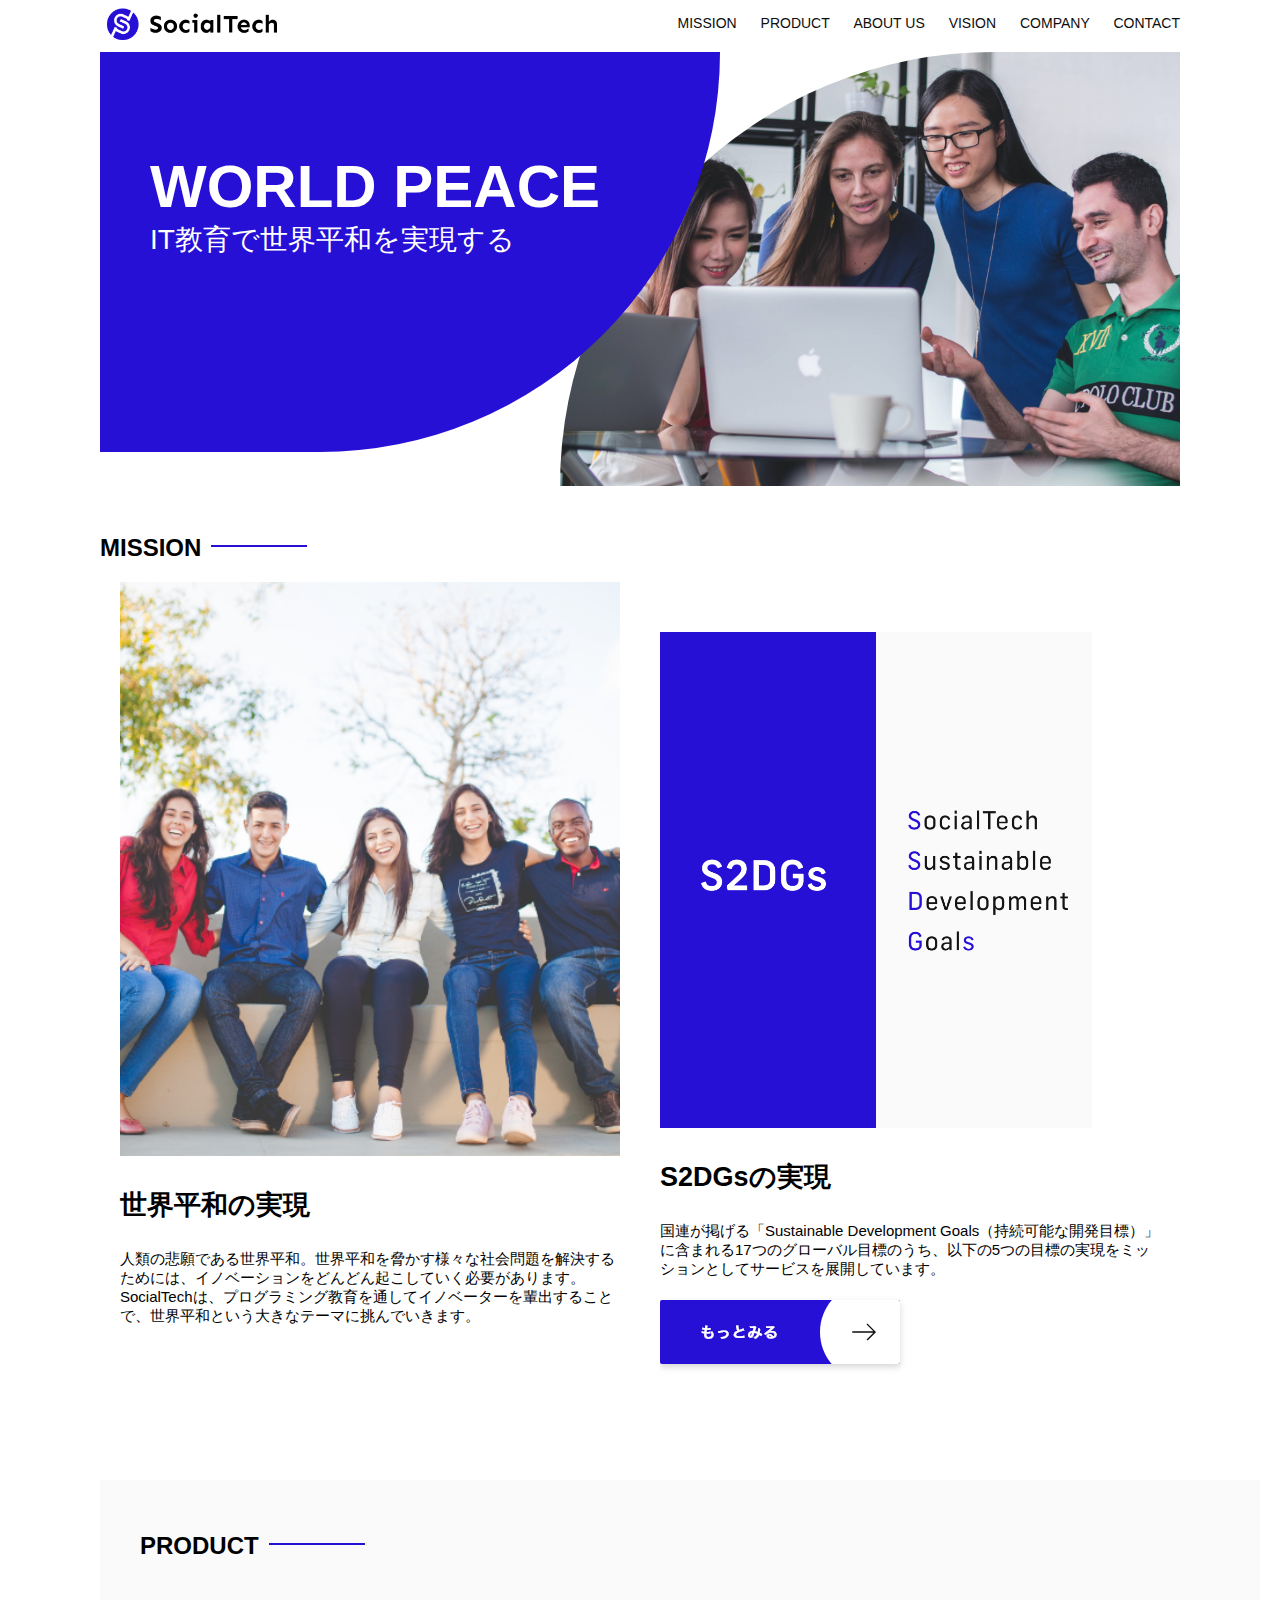
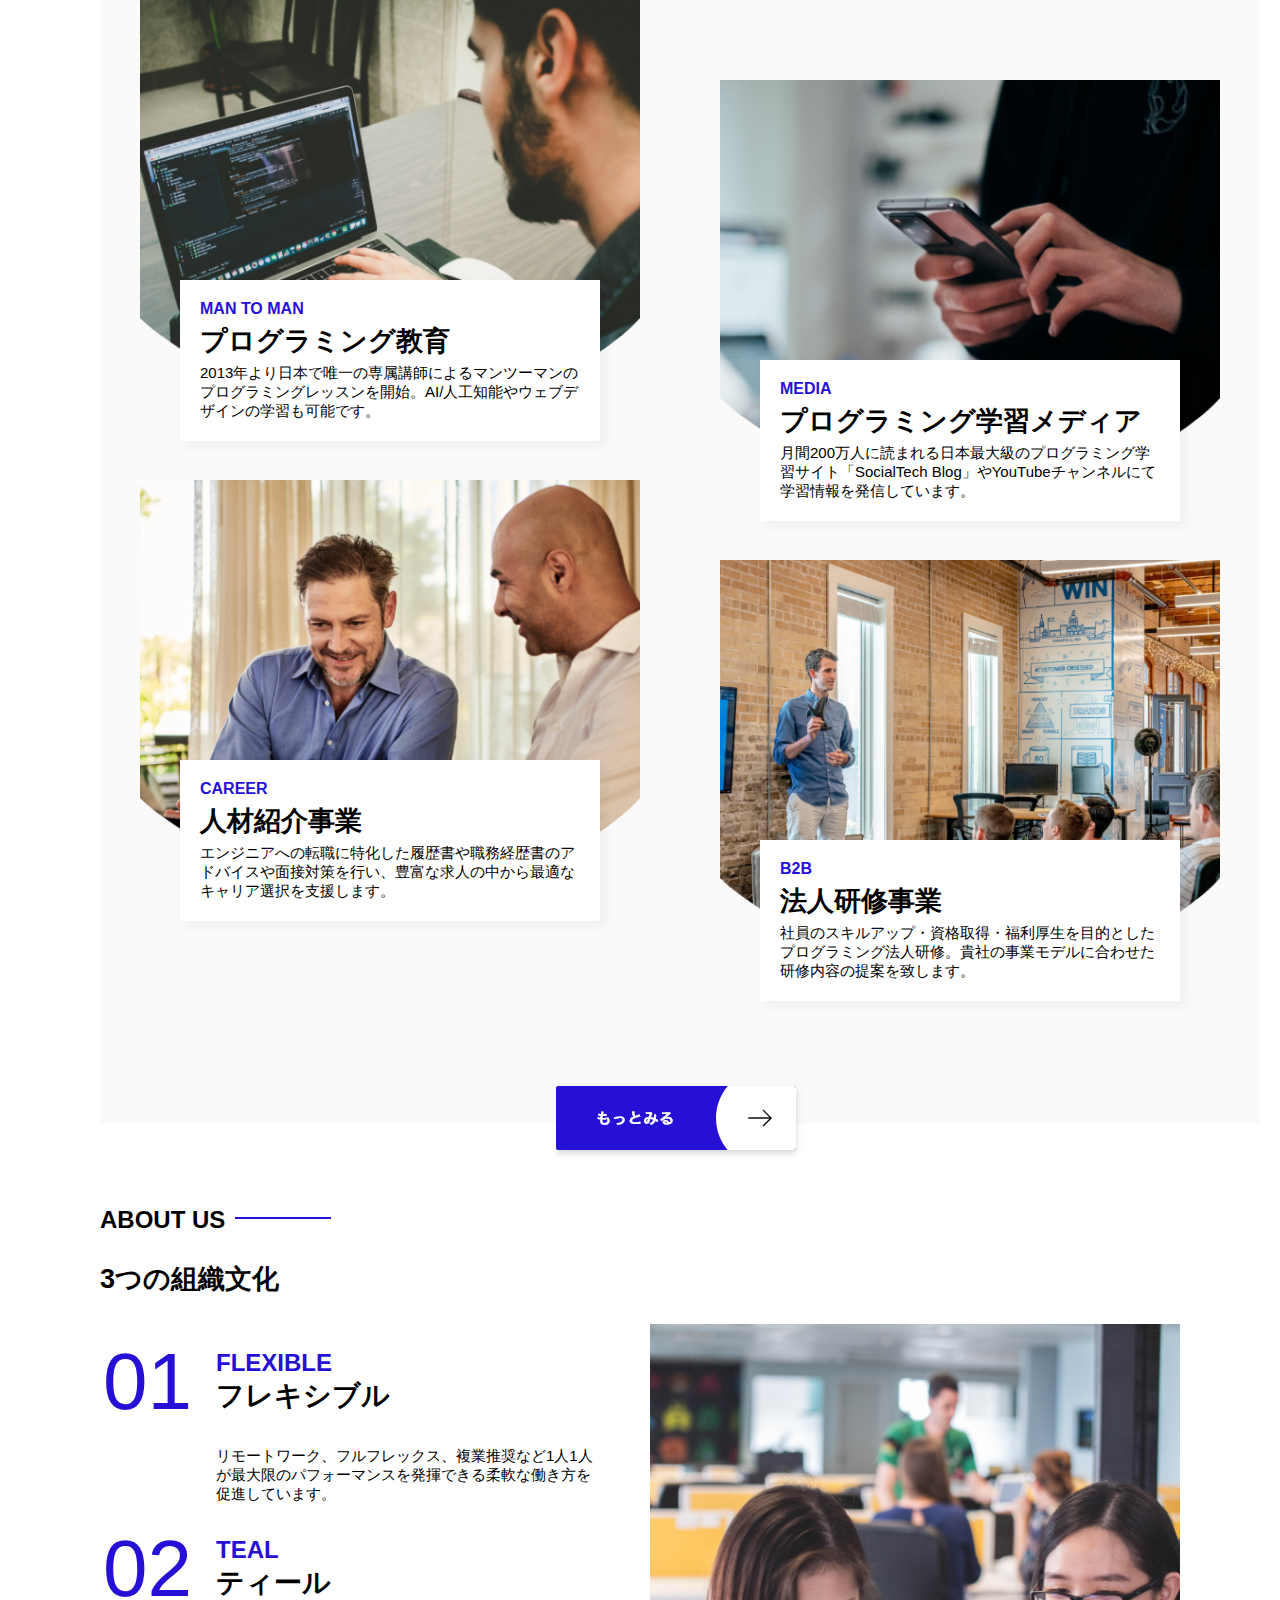
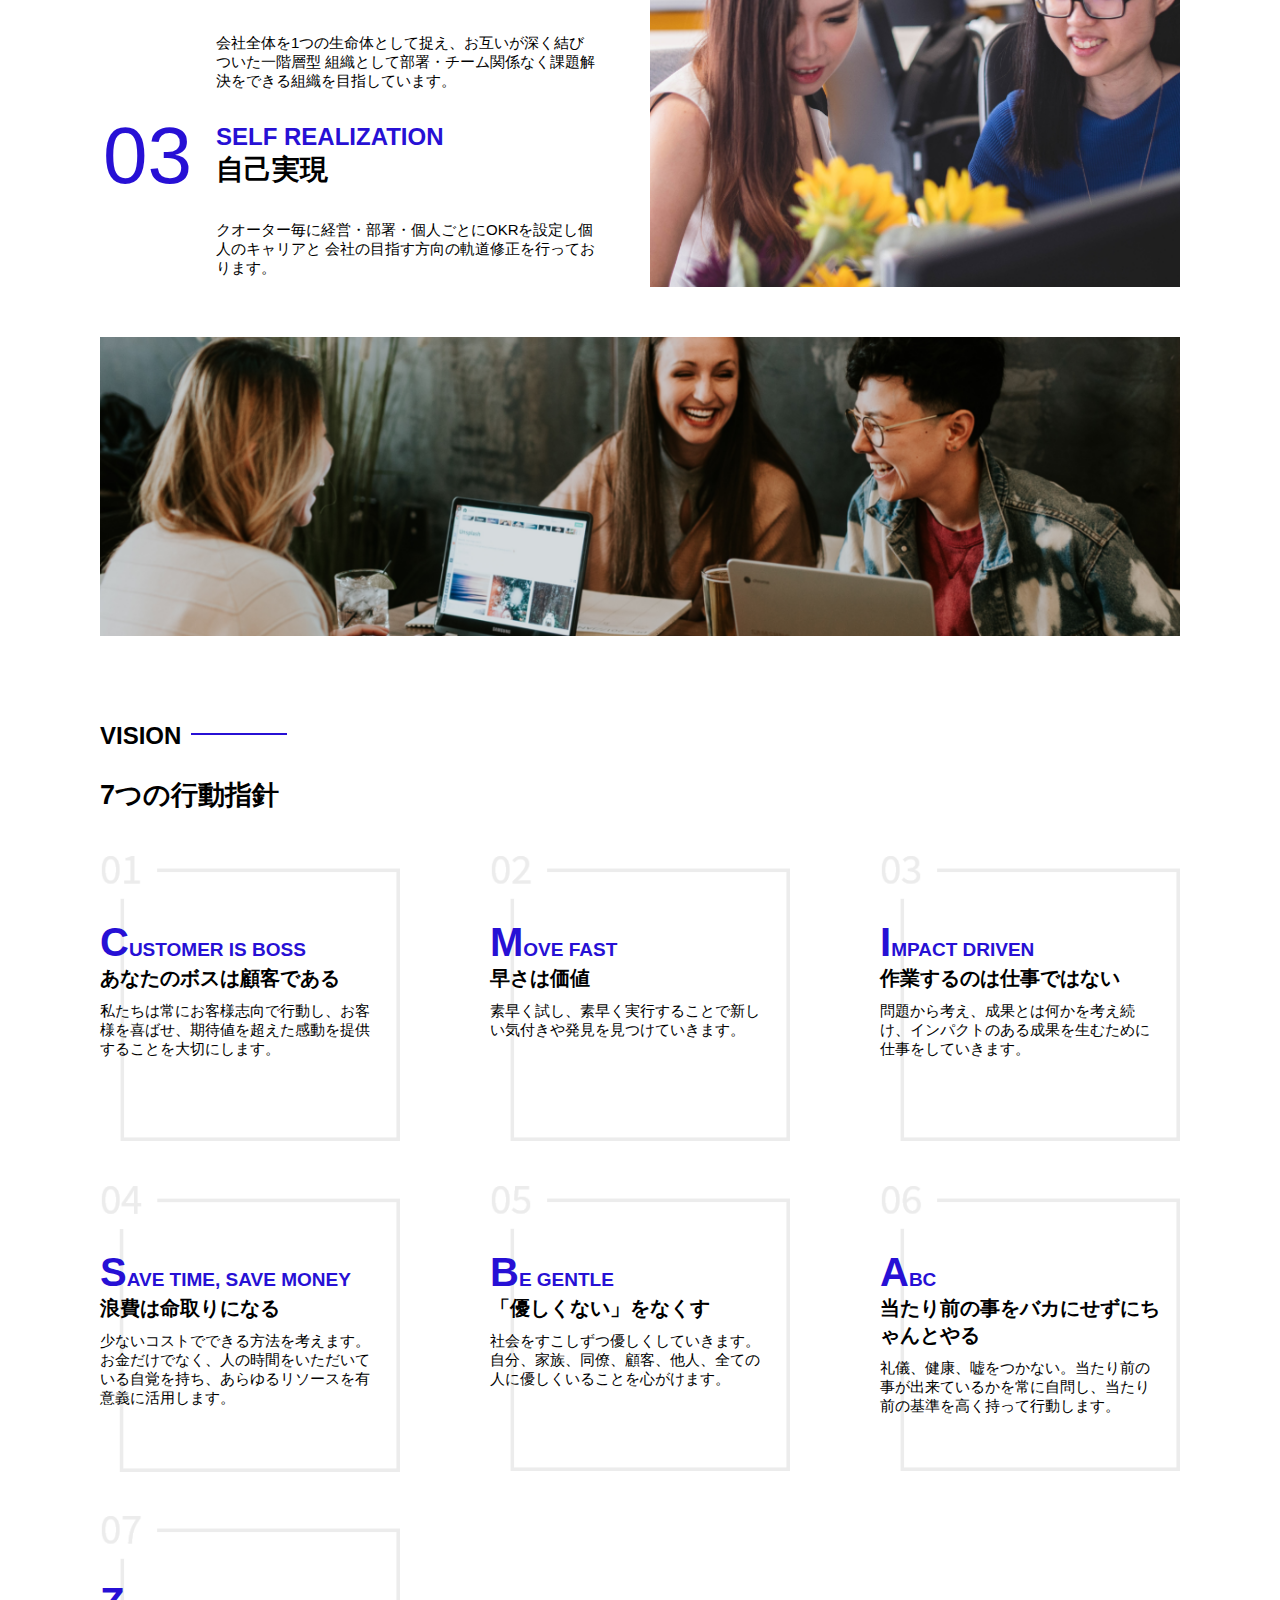
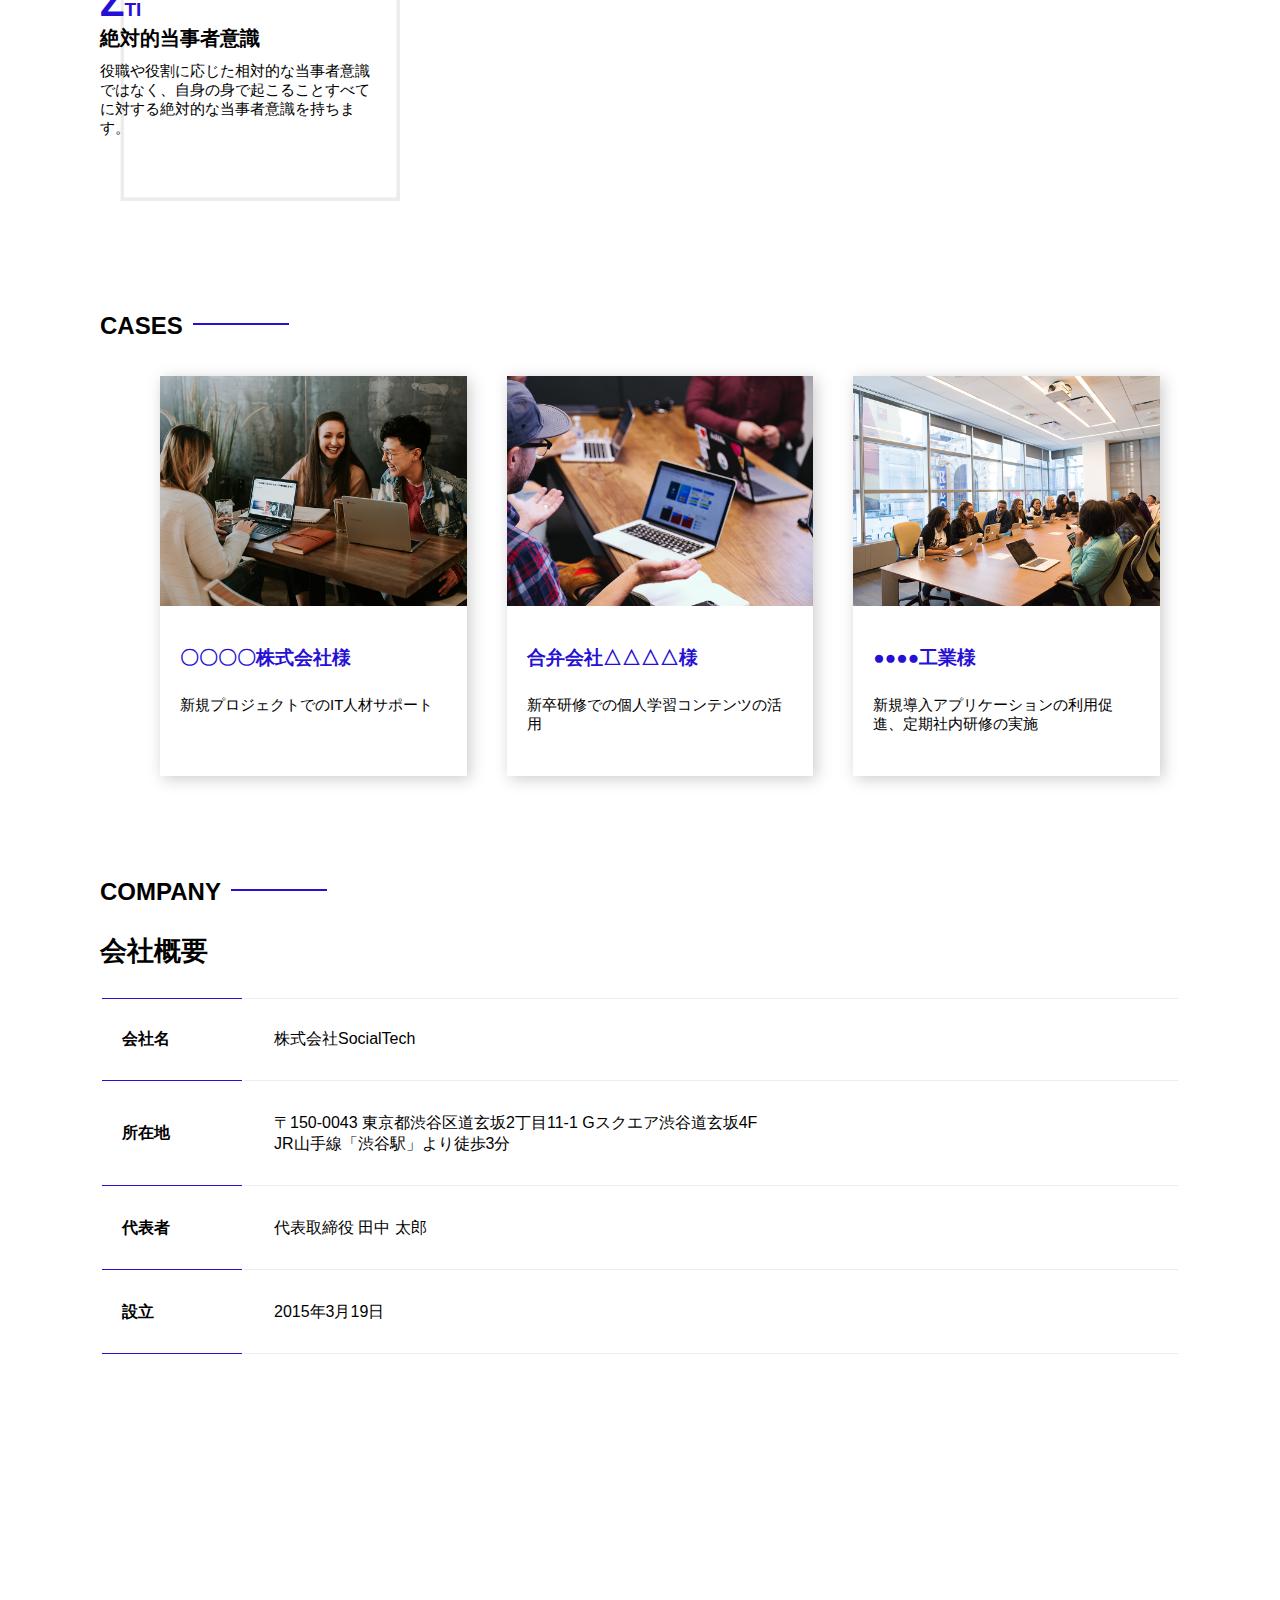
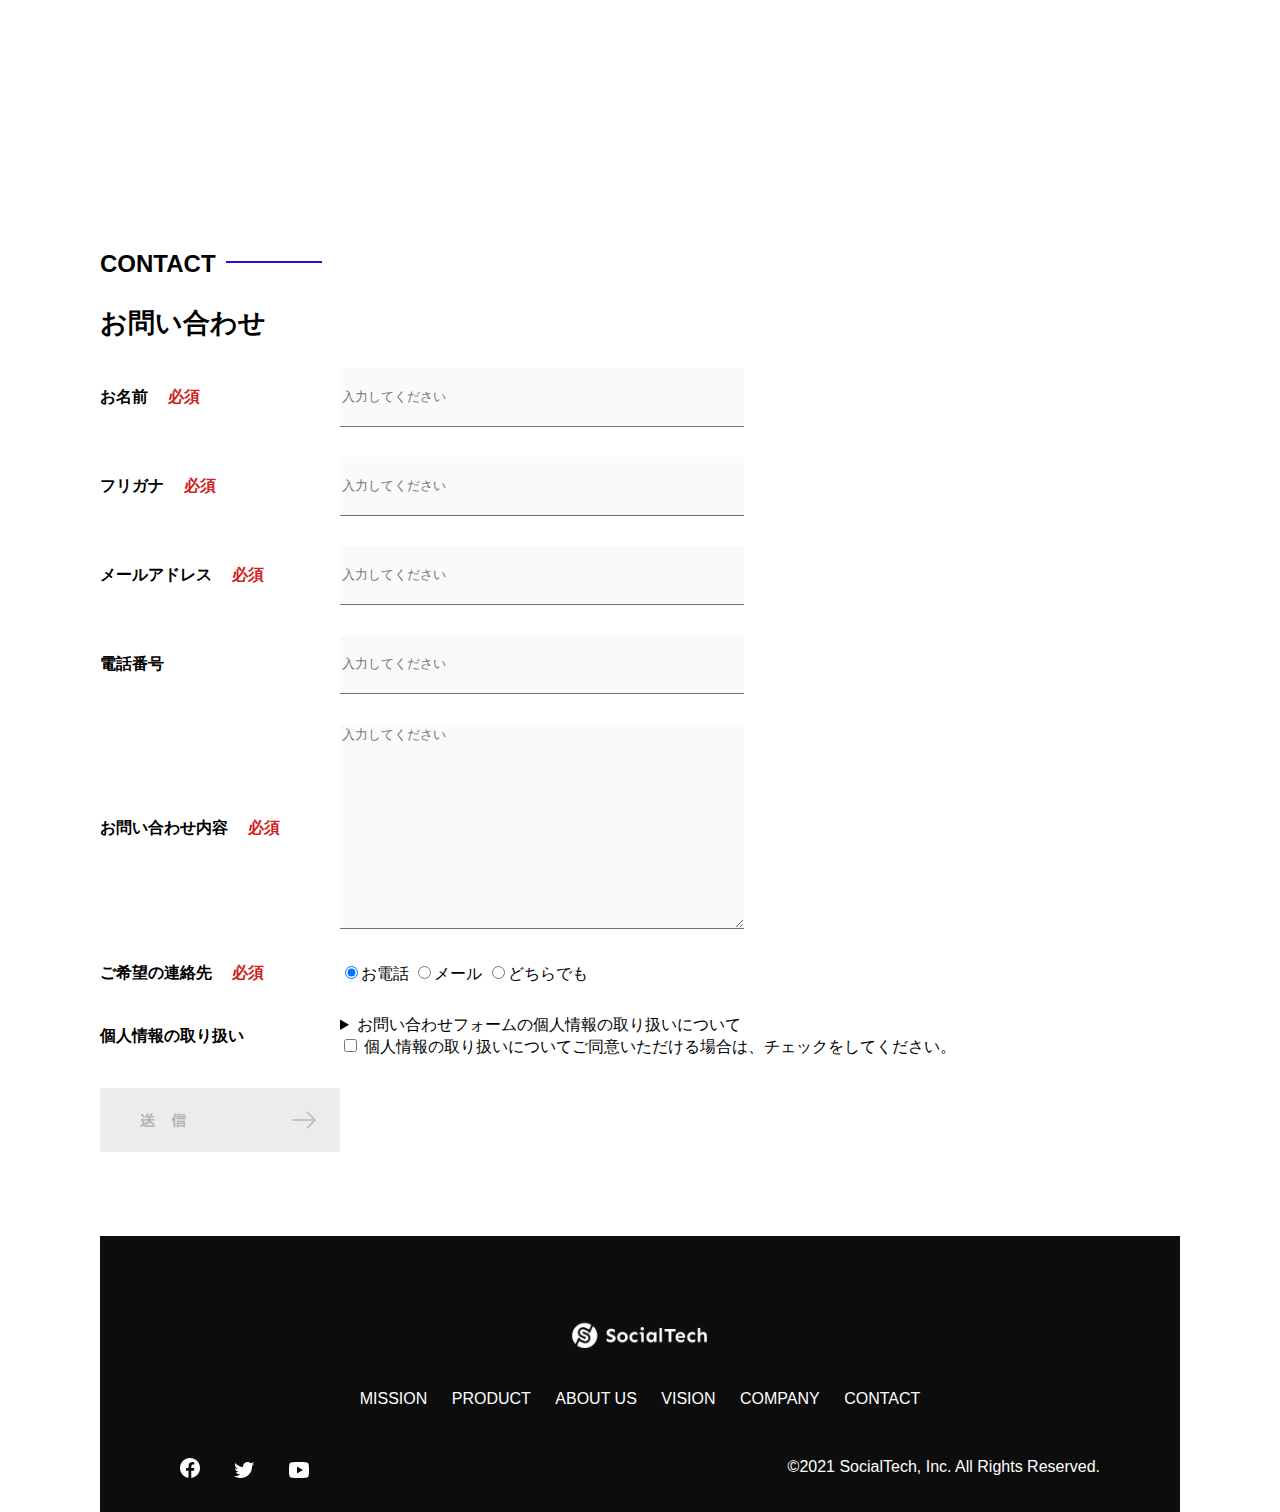
<file: kadai_012/index.html>
<!DOCTYPE html>
<html>
  <head>
    <title>SocialTech</title>
    <meta charset="UTF-8" />
    <meta
      name="description"
      content="SocialTechはEdTech業界のリーディングカンパニーを目指します。"
    />
    <meta name="viewport" content="width=device-width, initial-scale=1.0" />
    <link rel="stylesheet" href="style.css" />
  </head>
  <body>
    <!-- ヘッダー -->
    <header>
      <!-- ロゴ -->
      <a href="index.html" id="logo"
        ><img src="images/logo.png" alt="トップページに戻る"
      /></a>

      <!-- PC用ナビゲーション -->
      <nav id="nav-pc">
        <a href="mission.html">MISSION</a>
        <a href="product.html">PRODUCT</a>
        <a href="index.html#aboutus">ABOUT US</a>
        <a href="index.html#vision">VISION</a>
        <a href="index.html#company">COMPANY</a>
        <a href="index.html#contact">CONTACT</a>
      </nav>
    </header>
    <main>
      <article>
        <!-- メインビジュアル -->
        <section id="main-visual">
          <div id="main-message">
            <h1>WORLD PEACE</h1>
            <p>IT教育で世界平和を実現する</p>
          </div>
          <img
            src="images/index/index-main.png"
            alt="PCの周りに集まる多国籍の仲間たち"
          />
        </section>
        <!--ミッション-->
        <section id="mission">
          <h2 class="index-h2">MISSION</h2>
          <div id="mission-flex">
            <div>
              <img
                id="mission-photo"
                src="images/index/index-mission.png"
                alt="屋外のベンチで写真を撮影する多国籍の仲間たち"
              />
              <h3>世界平和の実現</h3>
              <p>
                人類の悲願である世界平和。世界平和を脅かす様々な社会問題を解決するためには、イノベーションをどんどん起こしていく必要があります。SocialTechは、プログラミング教育を通してイノベーターを輩出することで、世界平和という大きなテーマに挑んでいきます。
              </p>
            </div>
            <div>
              <img id="s2dgs" src="images/index/s2dgs.png" alt="S2DGs" />
              <h3>S2DGsの実現</h3>
              <p>
                国連が掲げる「Sustainable Development
                Goals（持続可能な開発目標）」に含まれる17つのグローバル目標のうち、以下の5つの目標の実現をミッションとしてサービスを展開しています。
              </p>
              <a href="mission.html">
                <img src="images/button-more.png" alt="もっとみる" />
              </a>
            </div>
          </div>
        </section>
        <!-- プロダクト -->
        <section id="product">
          <h2 class="index-h2">PRODUCT</h2>
          <div>
            <div id="product-left">
              <div>
                <img
                  class="product-photo"
                  src="images/index/index-mantoman.png"
                  alt="PCでコードを書く男性"
                />
                <div class="product-explain">
                  <span>MAN TO MAN</span>
                  <h3>プログラミング教育</h3>
                  <p>
                    2013年より日本で唯一の専属講師によるマンツーマンのプログラミングレッスンを開始。AI/人工知能やウェブデザインの学習も可能です。
                  </p>
                </div>
              </div>
              <div>
                <img
                  class="product-photo"
                  src="images/index/index-career.png"
                  alt="笑顔で話し合う2人の男性"
                />
                <div class="product-explain">
                  <span>CAREER</span>
                  <h3>人材紹介事業</h3>
                  <p>
                    エンジニアへの転職に特化した履歴書や職務経歴書のアドバイスや面接対策を行い、豊富な求人の中から最適なキャリア選択を支援します。
                  </p>
                </div>
              </div>
            </div>
            <div id="product-right">
              <div>
                <img
                  class="product-photo"
                  src="images/index/index-media.png"
                  alt="スマートフォンを操作する人"
                />
                <div class="product-explain">
                  <span>MEDIA</span>
                  <h3>プログラミング学習メディア</h3>
                  <p>
                    月間200万人に読まれる日本最大級のプログラミング学習サイト「SocialTech
                    Blog」やYouTubeチャンネルにて学習情報を発信しています。
                  </p>
                </div>
              </div>
              <div>
                <img
                  class="product-photo"
                  src="images/index/index-b2b.png"
                  alt="講演中の男性とそれを聴く人々"
                />
                <div class="product-explain">
                  <span>B2B</span>
                  <h3>法人研修事業</h3>
                  <p>
                    社員のスキルアップ・資格取得・福利厚生を目的としたプログラミング法人研修。貴社の事業モデルに合わせた研修内容の提案を致します。
                  </p>
                </div>
              </div>
            </div>
          </div>
          <div>
            <a id="product-more" href="product.html">
              <img src="images/button-more.png" alt="もっとみる" />
            </a>
          </div>
        </section>
        <!---ABOUT US-->
        <section id="aboutus">
          <h2 class="index-h2">ABOUT US</h2>
          <h3>3つの組織文化</h3>
          <div>
            <table class="culture-table">
              <tr>
                <td>
                  <span class="culture-num">01</span>
                </td>
                <td>
                  <span class="culture-en">FLEXIBLE</span>
                  <span class="culture-jp">フレキシブル</span>
                </td>
              </tr>
              <tr>
                <td>
                  <!--空のセル-->
                </td>
                <td>
                  <p class="culture-description">
                    リモートワーク、フルフレックス、複業推奨など1人1人が最大限のパフォーマンスを発揮できる柔軟な働き方を促進しています。
                  </p>
                </td>
              </tr>
              <tr>
                <td>
                  <span class="culture-num">02</span>
                </td>
                <td>
                  <span class="culture-en">TEAL</span>
                  <span class="culture-jp">ティール</span>
                </td>
              </tr>
              <tr>
                <td>
                  <!--空のセル-->
                </td>
                <td>
                  <p class="culture-description">
                    会社全体を1つの生命体として捉え、お互いが深く結びついた一階層型
                    組織として部署・チーム関係なく課題解決をできる組織を目指しています。
                  </p>
                </td>
              </tr>
              <tr>
                <td>
                  <span class="culture-num">03</span>
                </td>
                <td>
                  <span class="culture-en">SELF REALIZATION</span>
                  <span class="culture-jp">自己実現</span>
                </td>
              </tr>
              <tr>
                <td>
                  <!--空のセル-->
                </td>
                <td>
                  <p class="culture-description">
                    クオーター毎に経営・部署・個人ごとにOKRを設定し個人のキャリアと
                    会社の目指す方向の軌道修正を行っております。
                  </p>
                </td>
              </tr>
            </table>
            <img
              class="culture-img"
              src="images/index/index-aboutus1.png"
              alt="笑顔で話し合う2人の女性"
            />
          </div>
          <img
            class="culture-img2"
            src="images/index/index-aboutus2.png"
            alt="笑顔で話し合う3人の男女"
          />
        </section>
        <!-- VISION -->
        <section id="vision">
          <h2 class="index-h2">VISION</h2>
          <h3>7つの行動指針</h3>
          <div>
            <div class="vision-box">
              <img src="images/index/vision-01.png" alt="01" />
              <span>
                <h4>CUSTOMER IS BOSS</h4>
                <h5>あなたのボスは顧客である</h5>
                <p>
                  私たちは常にお客様志向で行動し、お客様を喜ばせ、期待値を超えた感動を提供することを大切にします。
                </p>
              </span>
            </div>
            <div class="vision-box">
              <img src="images/index/vision-02.png" alt="02" />
              <span>
                <h4>MOVE FAST</h4>
                <h5>早さは価値</h5>
                <p>
                  素早く試し、素早く実行することで新しい気付きや発見を見つけていきます。
                </p>
              </span>
            </div>
            <div class="vision-box">
              <img src="images/index/vision-03.png" alt="03" />
              <span>
                <h4>IMPACT DRIVEN</h4>
                <h5>作業するのは仕事ではない</h5>
                <p>
                  問題から考え、成果とは何かを考え続け、インパクトのある成果を生むために仕事をしていきます。
                </p>
              </span>
            </div>
            <div class="vision-box">
              <img src="images/index/vision-04.png" alt="04" />
              <span>
                <h4>SAVE TIME, SAVE MONEY</h4>
                <h5>浪費は命取りになる</h5>
                <p>
                  少ないコストでできる方法を考えます。お金だけでなく、人の時間をいただいている自覚を持ち、あらゆるリソースを有意義に活用します。
                </p>
              </span>
            </div>
            <div class="vision-box">
              <img src="images/index/vision-05.png" alt="05" />
              <span>
                <h4>BE GENTLE</h4>
                <h5>「優しくない」をなくす</h5>
                <p>
                  社会をすこしずつ優しくしていきます。自分、家族、同僚、顧客、他人、全ての人に優しくいることを心がけます。
                </p>
              </span>
            </div>
            <div class="vision-box">
              <img src="images/index/vision-06.png" alt="06" />
              <span>
                <h4>ABC</h4>
                <h5>当たり前の事をバカにせずにちゃんとやる</h5>
                <p>
                  礼儀、健康、嘘をつかない。当たり前の事が出来ているかを常に自問し、当たり前の基準を高く持って行動します。
                </p>
              </span>
            </div>
            <div class="vision-box">
              <img src="images/index/vision-07.png" alt="07" />
              <span>
                <h4>ZTI</h4>
                <h5>絶対的当事者意識</h5>
                <p>
                  役職や役割に応じた相対的な当事者意識ではなく、自身の身で起こることすべてに対する絶対的な当事者意識を持ちます。
                </p>
              </span>
            </div>
          </div>
        </section>
        <!-- CASES -->
        <section id="cases">
              <h2 class="index-h2">CASES</h2>
              <ul>
                <li class="case-card">
                  <img class="case-img" src="images/index/case-1.png" alt="仲良く語り合う3人">
                  <div class="case-info">
                    <h4 class="case-name">〇〇〇〇株式会社様</h4>
                    <p class="case-content">新規プロジェクトでのIT人材サポート</p>
                  </div>
                </li>
                <li class="case-card">
                  <img class="case-img" src="images/index/case-2.png" alt="PCでコンテンツを見る">
                  <div class="case-info">
                    <h4 class="case-name">合弁会社△△△△様</h4>
                    <p class="case-content">新卒研修での個人学習コンテンツの活用</p>
                  </div>
                </li>
                <li class="case-card">
                  <img class="case-img" src="images/index/case-3.png" alt="社内研修中の会議室">
                  <div class="case-info">
                    <h4 class="case-name">●●●●工業様</h4>
                    <p class="case-content">新規導入アプリケーションの利用促進、定期社内研修の実施</p>
                  </div>
                </li>
              </ul>
        </section>

        <!-- COMPANY -->
        <section id="company">
          <h2 class="index-h2">COMPANY</h2>
          <h3>会社概要</h3>
          <table id="company-table">
            <tr>
              <th class="tableheader-first">会社名</th>
              <td class="cell-first">株式会社SocialTech</td>
            </tr>
            <tr>
              <th class="tableheader">所在地</th>
              <td class="cell">
                〒150-0043 東京都渋谷区道玄坂2丁目11-1 Gスクエア渋谷道玄坂4F<br />JR山手線「渋谷駅」より徒歩3分
              </td>
            </tr>
            <tr>
              <th class="tableheader">代表者</th>
              <td class="cell">代表取締役 田中 太郎</td>
            </tr>
            <tr>
              <th class="tableheader">設立</th>
              <td class="cell">2015年3月19日</td>
            </tr>
          </table>
          <iframe
            src="https://www.google.com/maps/embed?pb=!1m18!1m12!1m3!1d3241.7759544892483!2d139.69399665123464!3d35.65789123876098!2m3!1f0!2f0!3f0!3m2!1i1024!2i768!4f13.1!3m3!1m2!1s0x60188caa0042e8d1%3A0xba130bea826a7aa2!2z44CSMTUwLTAwNDMg5p2x5Lqs6YO95riL6LC35Yy66YGT546E5Z2C77yS5LiB55uu77yR77yR4oiS77yR!5e0!3m2!1sja!2sjp!4v1636872991912!5m2!1sja!2sjp"
            style="border: 0"
            allowfullscreen=""
            loading="lazy"
          >
          </iframe>
        </section>
        <!-- お問い合わせフォーム -->
        <section id="contact">
          <h2 class="index-h2">CONTACT</h2>
          <h3>お問い合わせ</h3>
          <form>
            <div>
              <div class="contact-heading">
                <label class="contact-label"
                  >お名前<span class="contact-span">必須</span></label
                >
              </div>
              <div class="contact-form">
                <input
                  type="text"
                  name="name"
                  placeholder="入力してください"
                  class="contact-textbox"
                />
              </div>
            </div>
            <div>
              <div class="contact-heading">
                <label class="contact-label"
                  >フリガナ<span class="contact-span">必須</span></label
                >
              </div>
              <div>
                <input
                  type="text"
                  name="hurigana"
                  placeholder="入力してください"
                  class="contact-textbox"
                />
              </div>
            </div>
            <div>
              <div class="contact-heading">
                <label class="contact-label"
                  >メールアドレス<span class="contact-span">必須</span></label
                >
              </div>
              <div>
                <input
                  type="text"
                  name="email"
                  placeholder="入力してください"
                  class="contact-textbox"
                />
              </div>
            </div>
            <div>
              <div class="contact-heading">
                <label class="contact-label">電話番号</label>
              </div>
              <div>
                <input
                  type="text"
                  name="tel"
                  placeholder="入力してください"
                  class="contact-textbox"
                />
              </div>
            </div>
            <div>
              <div class="contact-heading">
                <label class="contact-label"
                  >お問い合わせ内容<span class="contact-span">必須</span></label
                >
              </div>
              <div>
                <textarea
                  class="contact-textarea"
                  placeholder="入力してください"
                  name="message"
                ></textarea>
              </div>
            </div>
            <div>
              <div class="contact-heading">
                <label class="contact-label"
                  >ご希望の連絡先<span class="contact-span">必須</span></label
                >
              </div>
              <div>
                <input
                  class="radiobutton"
                  type="radio"
                  value="tel"
                  name="contact"
                  checked
                /><label>お電話</label>
                <input
                  class="radiobutton"
                  type="radio"
                  value="mail"
                  name="contact"
                /><label>メール</label>
                <input
                  class="radiobutton"
                  type="radio"
                  value="both"
                  name="contact"
                /><label>どちらでも</label>
              </div>
            </div>
            <div>
              <div class="contact-heading">
                <label class="contact-label">個人情報の取り扱い</label>
              </div>
              <div>
                <details>
                  <summary>
                    お問い合わせフォームの個人情報の取り扱いについて
                  </summary>
                  <div>
                    <span>１．組織の名称又は氏名</span><br />
                    株式会社SocialTech<br /><br />
                    <span
                      >２．個人情報保護管理者（若しくはその代理人）の氏名又は職名、所属及び連絡先
                      鈴木 一郎 コーポレート部</span
                    ><br />
                    メールアドレス：support@socialtech.net<br />
                    TEL：03-xxxx-xxxx<br />
                    <span>３．個人情報の利用目的</span><br />
                    ・本サービス及び本サービスに関連する情報の提供又はそれらに関する連絡のため<br />
                    ・ユーザーの本人確認のため<br />
                    ・当社サービスのご案内のため<br />
                    ・当社の商品等の広告または宣伝（電子メールによるものを含むものとします。）<br /><br />
                    <span>４．個人情報の取り扱い業務の委託</span><br />
                    個人情報の取扱業務の全部または一部を外部に業務委託する場合があります。<br />
                    その際、弊社は、個人情報を適切に保護できる管理体制を敷き実行していることを条件として<br />
                    委託先を厳選したうえで、機密保持契約を委託先と締結し、お客様の個人情報を厳密に管理させます。<br /><br />
                    <span>５．個人情報の開示等の請求</span><br />
                    お客様は、弊社に対してご自身の個人情報の開示等（利用目的の通知、開示、内容の訂正・追加・削除、利用の停止または消去、第三者への提供の停止）に関して、当社問合わせ窓口に申し出ることができます。<br />
                    その際、弊社はお客様ご本人を確認させていただいたうえで、合理的な期間内に対応いたします。<br /><br />
                    なお、個人情報に関する弊社問合わせ先は、次の通りです。<br /><br />
                    株式会社SocialTech　個人情報問合せ窓口<br />
                    〒150-0043　東京都渋谷区道玄坂2丁目11-1 Ｇスクエア渋谷道玄坂
                    4F<br />
                    メールアドレス：support@socialtech.net　TEL：03-xxxx-xxxx<br /><br />
                    <span>６．個人情報を提供されることの任意性について</span
                    ><br /><br />
                    お客様がご自身の個人情報を弊社に提供されるか否かは、お客様のご判断によりますが、もしご提供されない場合には、適切なサービスが提供できない場合がありますので予めご了承ください。
                  </div>
                </details>
                <input type="checkbox" name="agree" />
                <span
                  >個人情報の取り扱いについてご同意いただける場合は、チェックをしてください。</span
                >
              </div>
            </div>
            <input
              type="image"
              value="Submit"
              src="images/button-submit.png"
              alt="送信する"
            />
          </form>
        </section>
      </article>
      <footer>
        <div id="footer-logo">
          <img src="images/logo-sp.png" alt="SocialTech" />
        </div>
        <div id="footer-link">
          <a href="mission.html">MISSION</a>
          <a href="product.html">PRODUCT</a>
          <a href="index.html#aboutus">ABOUT US</a>
          <a href="index.html#vision">VISION</a>
          <a href="index.html#company">COMPANY</a>
          <a href="index.html#contact">CONTACT</a>
        </div>
        <div id="sns-footer">
          <a href="https://www.facebook.com/sejuku2013"
            ><img src="images/button-facebook.png" alt="Facebookのリンク"
          /></a>
          <a href="https://twitter.com/samuraijuku"
            ><img src="images/button-twitter.png" alt="Twitterのリンク"
          /></a>
          <a href="https://www.youtube.com/channel/UCCFOQO5aDK0xXam4cUQXT8g"
            ><img src="images/button-youtube.png" alt="YouTubeのリンク"
          /></a>
          <span id="copyright"
            >&copy;2021 SocialTech, Inc. All Rights Reserved.
          </span>
        </div>
      </footer>
    </main>
  </body>
</html>
</file>
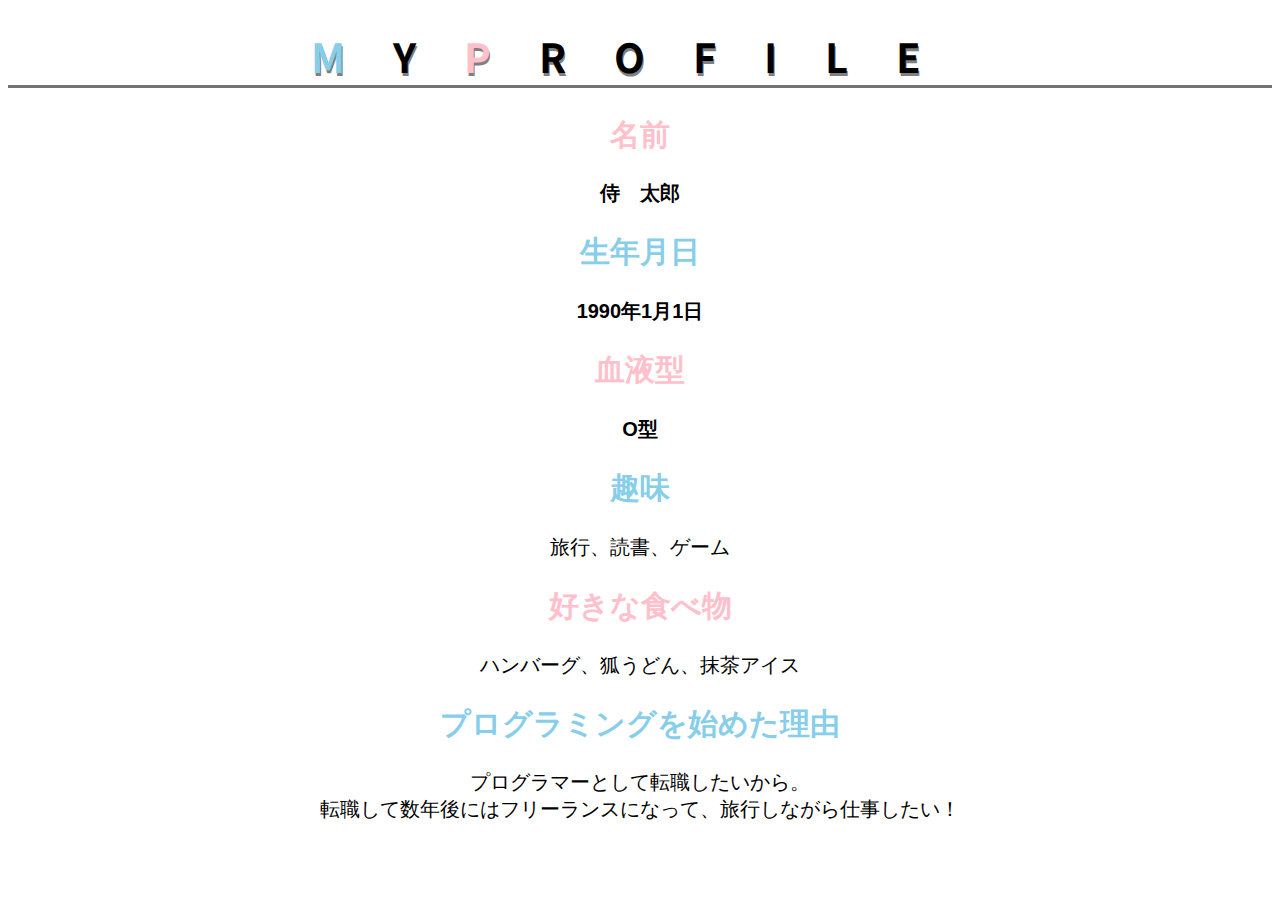
<file: kadai_014/kadai_014.html>
<!DOCTYPE html>
<html lang="jp">
<head>
    <meta charset="UTF-8">
    <title>14章課題</title>
    <meta name="description" content="このページは14章の課題です。">
    <link rel="stylesheet" href="style.css">
    <link rel="preconnect" href="https://fonts.googleapis.com">
    <link rel="preconnect" href="https://fonts.gstatic.com" crossorigin>
    <link href="https://fonts.googleapis.com/css2?family=Josefin+Sans&family=Noto+Sans+JP:wght@400;700&display=swap" rel="stylesheet">
</head>
<body>
    
    <h1><span class="h1_Blue">M</span>Y<span class="h1_Pink">P</span>ROFILE</h1>
    <div id="basic">
            <h2 class="h2_Pink">名前</h2>
            <p class="basic_child">侍　太郎</p>
            <h2 class="h2_Blue">生年月日</h2>
            <p class="basic_child">1990年1月1日</p>
            <h2 class="h2_Pink">血液型</h2>
            <p class="basic_child">O型</p>

            <h2 class="h2_Blue">趣味</h2>
            <p class="basic_garndchild">旅行、読書、ゲーム</p>
            <h2 class="h2_Pink">好きな食べ物</h2>
            <p class="basic_garndchild">ハンバーグ、狐うどん、抹茶アイス</p>
            <h2 class="h2_Blue">プログラミングを始めた理由</h2>
            <p class="basic_garndchild">プログラマーとして転職したいから。<br>転職して数年後にはフリーランスになって、旅行しながら仕事したい！</p>

        </div>

    </div>

</body>
</html>
</file>
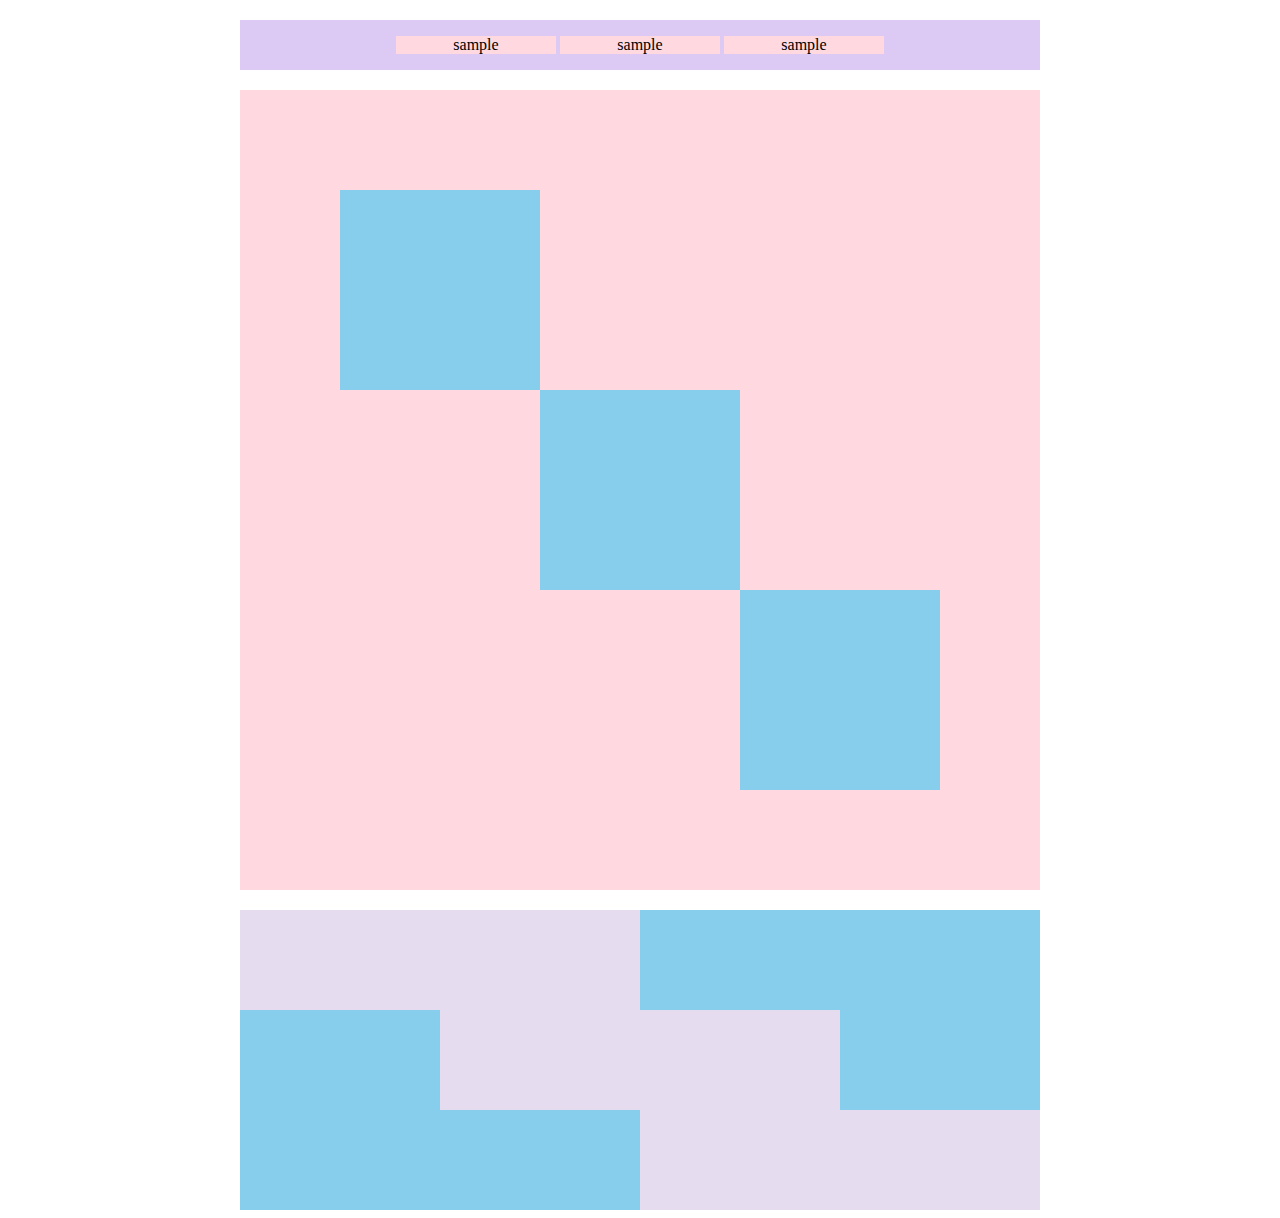
<file: kadai_018/kadai_018.html>
<!DOCTYPE html>
<html lang="ja">
<head>
    <meta charset="UTF-8">
    <meta name="viewport" content="width=device-width, initial-scale=1.0">
    <title>18章課題</title>
    <link rel="stylesheet" href="style.css">
</head>
<body>
    <div id="top">
        <p class="top-child">sample</p>
        <p class="top-child">sample</p>
        <p class="top-child">sample</p>
    </div>
    <div id="middle">

        <div id="middle-child01"></div>
        <div id="middle-child02"></div>
        <div id="middle-child03"></div>

    </div>
    <div id="bottom">
        <div id="bottom-child01"></div>
        <div id="bottom-child02"></div>
        <div id="bottom-child03"></div>

    </div>
</body>
</html>
</file>
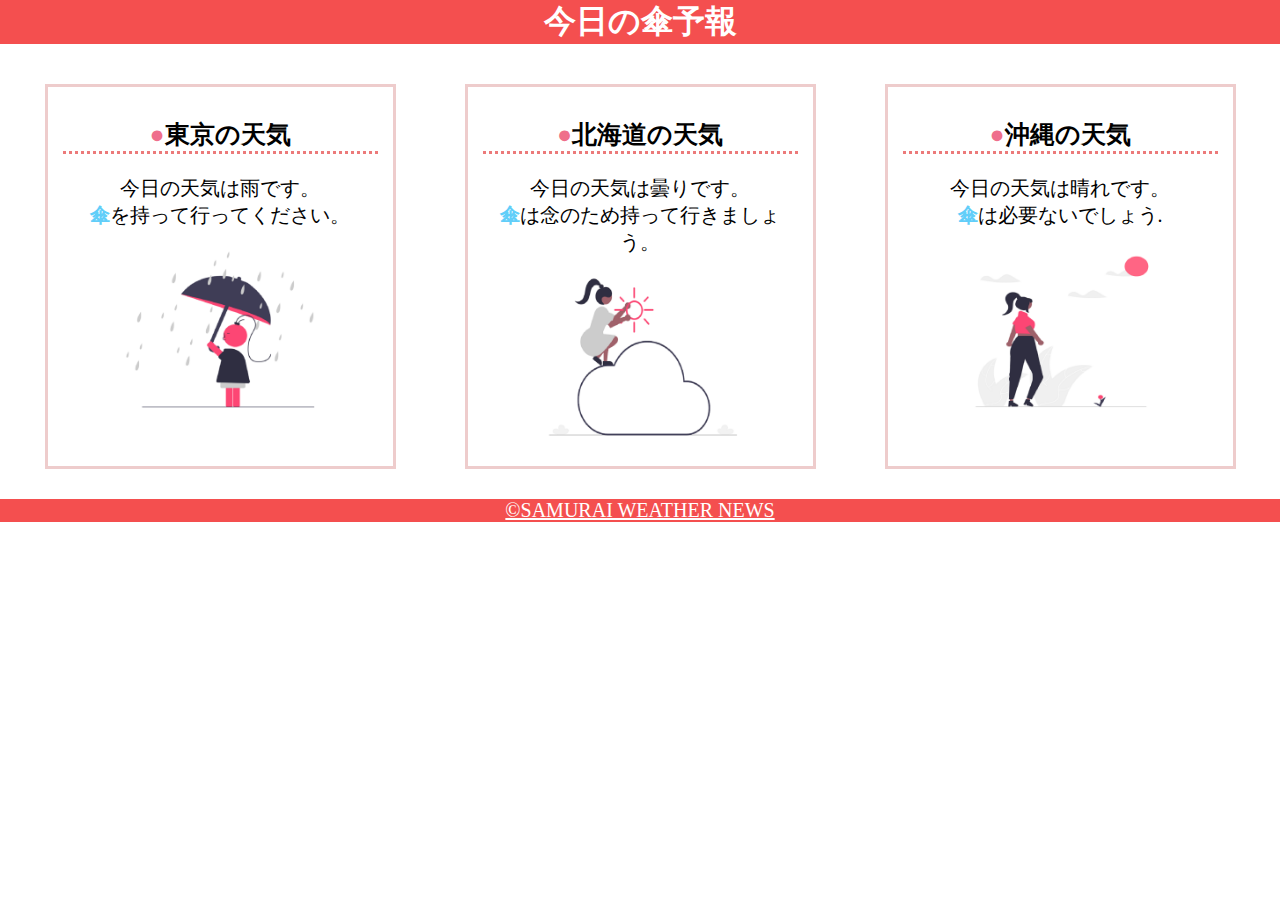
<file: kadai_022/kadai_022.html>
<!DOCTYPE html>
<html lang="en">
<head>
    <meta charset="UTF-8">
    <meta name="viewport" content="width=device-width, initial-scale=1.0">
    <title>22章課題</title>
    <link rel="stylesheet" href="style.css">
    <meta name="descrition" contents="このページは22章の課題です。">
</head>
<body>
    <header>
        <h1>今日の傘予報</h1>

    </header>
    <main>
        <div id="parent">
            <div class="contents">
                <h2>東京の天気</h2>
                <p>今日の天気は雨です。</p>
                <p>傘を持って行ってください。</p>
                <img src="images/rainy.png" alt="" >
            </div>
            <div class="contents">
                <h2>北海道の天気</h2>
                <p>今日の天気は曇りです。</p>
                <p>傘は念のため持って行きましょう。</p>
                <img src="images/cloudy.png" alt="">
            </div>
            <div class="contents">
                <h2>沖縄の天気</h2>
                <p>今日の天気は晴れです。</p>
                <p>傘は必要ないでしょう.</p>
                <img src="images/sunny.png" alt="">
            </div>
        </div>

    </main>
    <footer>
        <a href="https://www.sejuku.net/corp/">&copy;SAMURAI WEATHER NEWS</a>
    </footer>
</body>
</html>
</file>
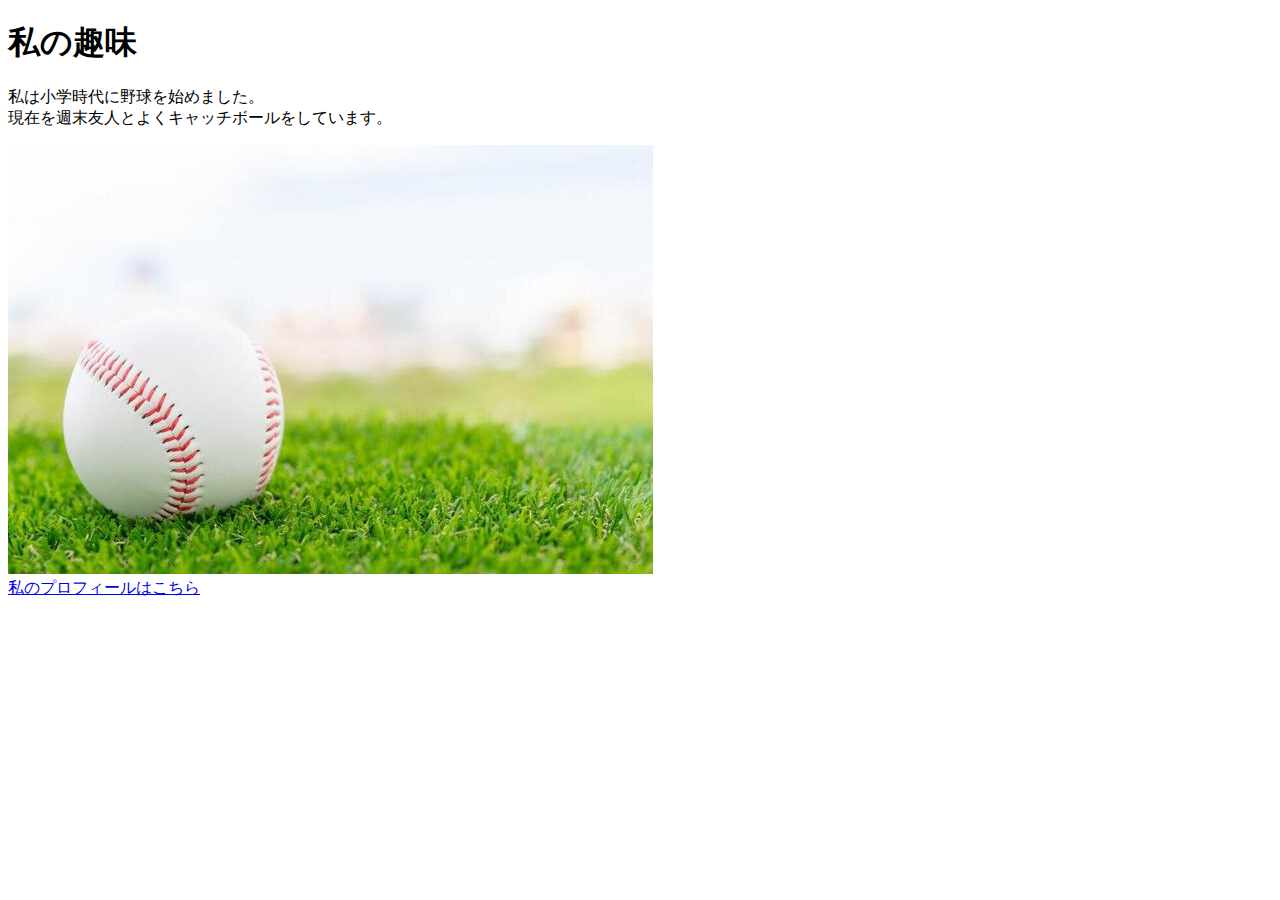
<file: kadai_005/html/kadai_005.html>
<!DOCTYPE html>
<html lang="en">
<head>
    <meta charset="UTF-8">
    <meta name="viewport" content="このページは5章の課題です。">
    <title>5章課題</title>
</head>
<body>
    <h1>私の趣味</h1>
    <p>私は小学時代に野球を始めました。<br>現在を週末友人とよくキャッチボールをしています。</p>
    <img src="../images/news_20200904193905-thumb-645xauto-184720.jpg" alt="">
    <br>
    <a href="https://twitter.com/samuraijuku">私のプロフィールはこちら</a>
</body>
</html>
</file>
<file: kadai_012/style.css>
/* PC、スマホ共通スタイル */
body {
  font-family: "Source Sans Pro", "Hiragino Kaku Gothic ProN", Meiryo, Arial,
    sans-serif;
}

p {
  font-size: 15px;
}

/*================
PC用のスタイル 
=================*/
/* 横幅設定 */
body {
  max-width: 1080px;
  min-width: 960px;
  margin: 0 auto 0 auto;
}

/* ヘッダー */
header {
  display: flex;
  justify-content: space-between;
}

/* ナビゲーションのレイアウト */
#nav-pc {
  text-align: right;
  font-size: 14px;
  padding-top: 15px;
}

/* ナビゲーションのリンクの装飾設定 */
#nav-pc>a {
  text-decoration: none;
  margin-left: 20px;
}

#nav-pc>a:link {
  color: #0d0d0d;
}

#nav-pc>a:visited {
  color: #0d0d0d;
}

#nav-pc>a:hover {
  color: #0d0d0d;
  text-decoration: underline;
}

#nav-pc>a:active {
  color: #0d0d0d;
}

/* メインビジュアル*/
#main-visual {
  position: relative;
  height: 400px;
}

#main-message {
  position: absolute;
  top: 0;
  left: 0;
  background-color: #2710d5;
  color: #ffffff;
  border-radius: 0 0 476px 0;
  max-width: 620px;
  height: 100%;
  width: 100%;
  z-index: 11;
}

#main-message>h1 {
  font-size: 60px;
  font-weight: bold;
  margin: 100px 0 0 50px;
}

#main-message>p {
  font-size: 28px;
  margin: 0 0 0 50px;
}

#main-visual>img {
  max-width: 620px;
  border-radius: 476px 0 0 0;
  position: absolute;
  top: 0;
  right: 0;
  z-index: 10;
}

/* 見出し */
h2 {
  margin: 40px 0 0 0;
}

h2::after {
  content: url("images/line.png");
  margin-left: 10px;
}

h3 {
  font-size: 27px;
}

/* ミッション */
#mission {
  margin: 80px auto 80px auto;
  width: 100%;
}

#mission-flex {
  width: 100%;
  display: flex;
}

#mission-flex>div {
  width: 50%;
  margin: 20px;
}

#mission-photo {
  width: 100%;
}

#s2dgs {
  margin-top: 50px;
}

/* プロダクト */
#product {
  background-color: #fafafa;
  width: 100%;
  margin: 80px 0 80px 0;
  padding: 10px 40px 0px 40px;
}

/* 外枠 */
#product>div {
  margin-top: 40px;
  display: flex;
}

/* 左のカラム */
#product-left {
  width: 50%;
  margin-right: 20px;
}

/* 右のカラム */
#product-right {
  width: 50%;
  margin-left: 20px;
  margin-top: 80px;
}

/* 画像＋説明の枠 */
#product-left>div {
  position: relative;
  height: 480px;
  margin-right: 20px;
}

#product-right>div {
  position: relative;
  height: 480px;
  margin-left: 20px;
}

/* 画像 */
.product-photo {
  width: 100%;
}

/* 説明文の枠 */
.product-explain {
  background-color: #ffffff;
  position: absolute;
  left: 0;
  top: 280px;
  margin: 0 40px 0 40px;
  padding: 20px;
  box-shadow: 5px 5px 10px rgba(0, 0, 0, 0.05);
}

/* 説明文の英語 */
.product-explain>span {
  color: #2710d5;
  font-weight: bold;
  font-size: 16px;
  margin: 0;
}

/* 説明文の見出し */
.product-explain>h3 {
  margin: 5px 0 5px 0;
}

/* 説明文 */
.product-explain>p {
  margin: 0;
}

/* 「もっとみる」ボタン */
#product-more {
  margin: 0 auto -42px auto;
}

/* ABOUT US */
#aboutus {
  margin: 80px auto 80px auto;
}

/* 3つの組織文化と画像を入れる枠 */
#aboutus>div {
  display: flex;
}

/* 画像 */
.culture-img {
  width: 100%;
  align-self: flex-start;
}

.culture-img2 {
  margin-top: 50px;
  width: 100%;
}

/* 3つの組織文化の表 */
.culture-table {
  max-width: 500px;
  margin-right: 50px;
}

/* 番号 */
.culture-num {
  font-size: 80px;
  color: #2710d5;
  margin: 0 20px 0 0;
}

/* 組織文化英語 */
.culture-en {
  color: #2710d5;
  font-weight: bold;
  font-size: 24px;
  display: block;
}

/* 組織文化日本語 */
.culture-jp {
  font-size: 28px;
  font-weight: bold;
}

/* 説明文 */
.culture-description {
  margin: 0;
}

/* ビジョン */
#vision {
  margin: 80px auto 80px auto;
}

/* セクション内の外枠 */
#vision>div {
  width: 100%;
  display: flex;
  justify-content: space-between;
  flex-wrap: wrap;
}

/* 7つの行動指針の枠 */
.vision-box {
  width: 300px;
  height: 300px;
  margin-bottom: 30px;
  position: relative;
}

.vision-box>img {
  width: 100%;
  height: auto;
  position: absolute;
  top: 0;
  left: 0;
  z-index: 30;
}

.vision-box>span {
  position: absolute;
  top: 0;
  left: 0;
  z-index: 31;
  margin-right: 20px;
}

.vision-box>span>h4 {
  color: #2710d5;
  font-size: 19px;
  margin: 80px 0 0 0;
  Ï
}

.vision-box>span>h4::first-letter {
  font-size: 40px;
}

.vision-box>span>h5 {
  font-size: 20px;
  margin: 0 0 0 0;
}

.vision-box>span>p {
  margin: 10px 0 0 0;
}

/* 会社概要 */
#company {
  margin: 80px auto 80px auto;
}

#company-table {
  width: 100%;
}

.tableheader {
  text-align: left;
  padding: 20px;
  border-bottom-color: #2710d5;
  border-bottom-width: 1px;
  border-bottom-style: solid;
  width: 100px;
}

.tableheader-first {
  text-align: left;
  padding: 20px;
  border-bottom-color: #2710d5;
  border-bottom-width: 1px;
  border-bottom-style: solid;
  border-top-color: #2710d5;
  border-top-width: 1px;
  border-top-style: solid;
  width: 100px;
}

.cell {
  padding: 30px;
  border-bottom-color: #ececec;
  border-bottom-width: 1px;
  border-bottom-style: solid;
}

.cell-first {
  padding: 30px;
  border-bottom-color: #ececec;
  border-bottom-width: 1px;
  border-bottom-style: solid;
  border-top-color: #ececec;
  border-top-width: 1px;
  border-top-style: solid;
}

#company>iframe {
  width: 100%;
  height: 368px;
  margin-top: 40px;
}

/* お問い合わせ */
#contact {
  margin: 80px auto 80px auto;
}

/* 外枠 */
#contact>form>div {
  display: flex;
  flex-direction: row;
  flex-wrap: wrap;
  padding-bottom: 30px;
}

/* 左列の見出し */
.contact-heading {
  width: 240px;
  align-self: center;
}

/* 見出しのラベル */
.contact-label {
  font-weight: bold;
}

/* 必須 */
.contact-span {
  color: #ce2222;
  margin: 0 0 0 20px;
  font-weight: bold;
}

/* テキストボックス */
.contact-textbox {
  border-top: 0;
  border-left: 0;
  border-right: 0;
  border-bottom-width: 1px;
  border-bottom-color: #707070;
  border-bottom-style: solid;
  background-color: #fafafa;
  width: 400px;
  height: 56px;
}

/* お問い合わせ内容のテキストエリア */
.contact-textarea {
  border-top: 0;
  border-left: 0;
  border-right: 0;
  border-bottom-width: 1px;
  border-bottom-color: #707070;
  border-bottom-style: solid;
  background-color: #fafafa;
  width: 400px;
  height: 200px;
}

/* 個人情報の取り扱い */
details {
  width: 700px;
}

details>div {
  background-color: #fafafa;
  padding: 20px;
}

details>div>span {
  font-weight: bold;
}

/* フッター */
footer {
  background-color: #0d0d0d;
  text-align: center;
  padding: 80px 80px 30px 80px;
}

#footer-logo {
  margin-bottom: 30px;
}

#footer-link {
  margin-bottom: 50px;
}
#footer-link > a {
  text-decoration: none;
  margin: 10px;
}
#footer-link > a:link {
  color: #ffffff;
}
#footer-link > a:visited {
  color: #ffffff;
}
#footer-link > a:hover {
  color: #ffffff;
  text-decoration: underline;
}
#footer-link > a:active {
  color: #ffffff;
}

#sns-footer {
  text-align: left;
  width: 100%;
}

#sns-footer > a {
  margin-right: 30px;
}

#copyright {
  color: #ffffff;
  float: right;
}

#cases{
  margin:40px 0 40px 0;
  width: 100%;
}

#cases>ul{
  display: flex;
  list-style: none;
}

.case-card{
  width: 33%;
  margin: 20px;
  background-color: #FFFFFF;
  min-height: 400px;
  box-shadow: 3px 3px 15px #ccc;
}

.case-img{
  width: 100%;
}
.case-info{
padding: 10px 20px;
}

.case-name{
  color: #2710d5;
  font-size: 19px;
}

#case-content{
  font-size: 14px;
}
</file>
<file: kadai_014/style.css>
html{
    font-size: 20px;
}
body{
    font-family: "Arial", "Meiryo", sans-serif;
    text-align: center;
}

.header{
    border-bottom: 3px rgb(115, 115, 114);
}
h1{
    font-family: 'Josefin Sans', sans-serif;
    font-family: 'Noto Sans JP', sans-serif;
    border-bottom: 3px solid rgb(115, 115, 114);
    font-size: 2rem;
    letter-spacing: 1.2em;
    text-shadow: 1px 3px gray;
}

#basic > .basic_child {
    font-weight: bold;

}
.h1_Blue , .h2_Blue{
    color:skyblue ;
}
.h1_Pink , .h2_Pink{
    color:rgb(255,192,203)
}
</file>
<file: kadai_018/style.css>
#top{
    width:800px;
    background-color: #dcc9f4;
    margin: 20px auto;
    text-align: center;
}
.top-child{
    display: inline-block;
    width: 20%;
    background-color: #ffd9df;
}

#middle{
    width: 800px;
    height: 800px;
    margin:20px auto;
    background-color: #ffd9df;
    position: relative;
}
#middle > div{
    width: 200px;
    height: 200px;
    background-color: #87ceed;
    position: absolute;
}

#middle-child01{
    top: 100px;
    left:100px;
}
#middle-child02{
    top: 300px;
    left:300px;
}
#middle-child03{
    top: 500px;
    left:500px;
}
#bottom{
    width: 800px;
    height: 300px;
    margin: 0 auto;
    background-color: #87ceed;
    
}
#bottom>div{
    width: 400px;
    height: 100px;
    background-color: #e5dcf0;
    position: relative;
}
#bottom-child02{
    left: 200px;
}
#bottom-child03{
    left: 400px;
}
</file>
<file: kadai_022/style.css>
h1,p,body{
    margin: 0;
}
p,a{
    font-size: 20px;
}
header{
    background-color: rgb(244, 79, 79);
    text-align: center;
    margin-bottom: 20px;
}
header>h1{
    color: rgb(255,255,255);
}
main{
    margin: 10px;
}
#parent{
    display: flex;
    justify-content: space-around;
}

.contents{
    border: 3px solid rgb(238,204,204);
    flex-basis: 25%;
    padding: 10px 15px;
    margin: 20px 0;
    text-align: center;
    
}
.contents>img{
    width: 70%;
    height: auto;
    margin: 10px 0;
}
.contents>h2{
    font-size: 25px;
    border-bottom: 3px dotted rgb(236,122,122);
}
h2::before{
    content: "●";
    color: rgb(239, 111, 139);
}
.contents p:nth-child(3)::first-letter{
    font-weight: bold;
    color: rgb(97, 206, 249);
}

footer{
    text-align: center;
    background-color: rgb(244,79,79);
}
footer a{
    color: rgb(255, 255, 255);
}
footer a:hover{
    color: rgb(245, 178, 168);
}
footer a:visited{
    color:rgb(193, 234, 251);
}

@media screen and (max-width: 768px){
    h2{
        font-size: 30px;
    }
    p{
        font-size: 25px;
    }
    #parent{
        display: block;
    }

}
</file>
